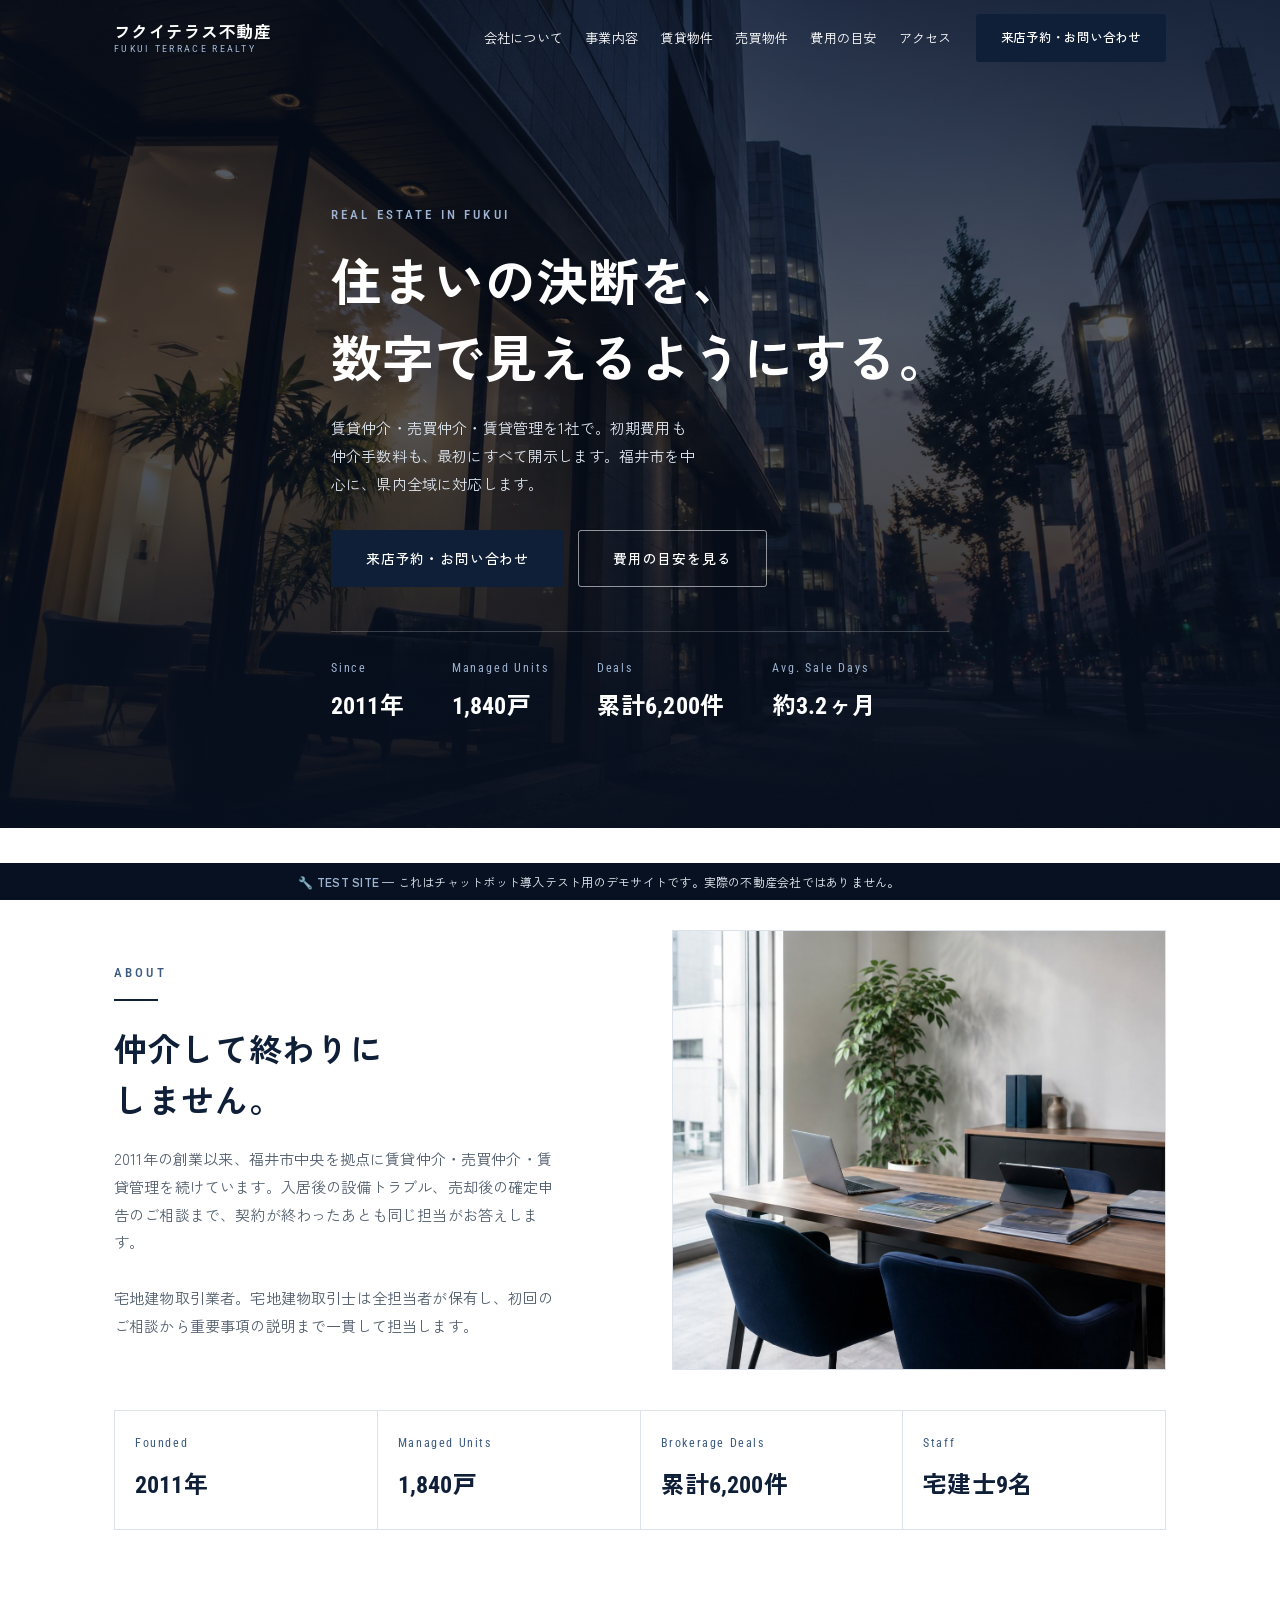
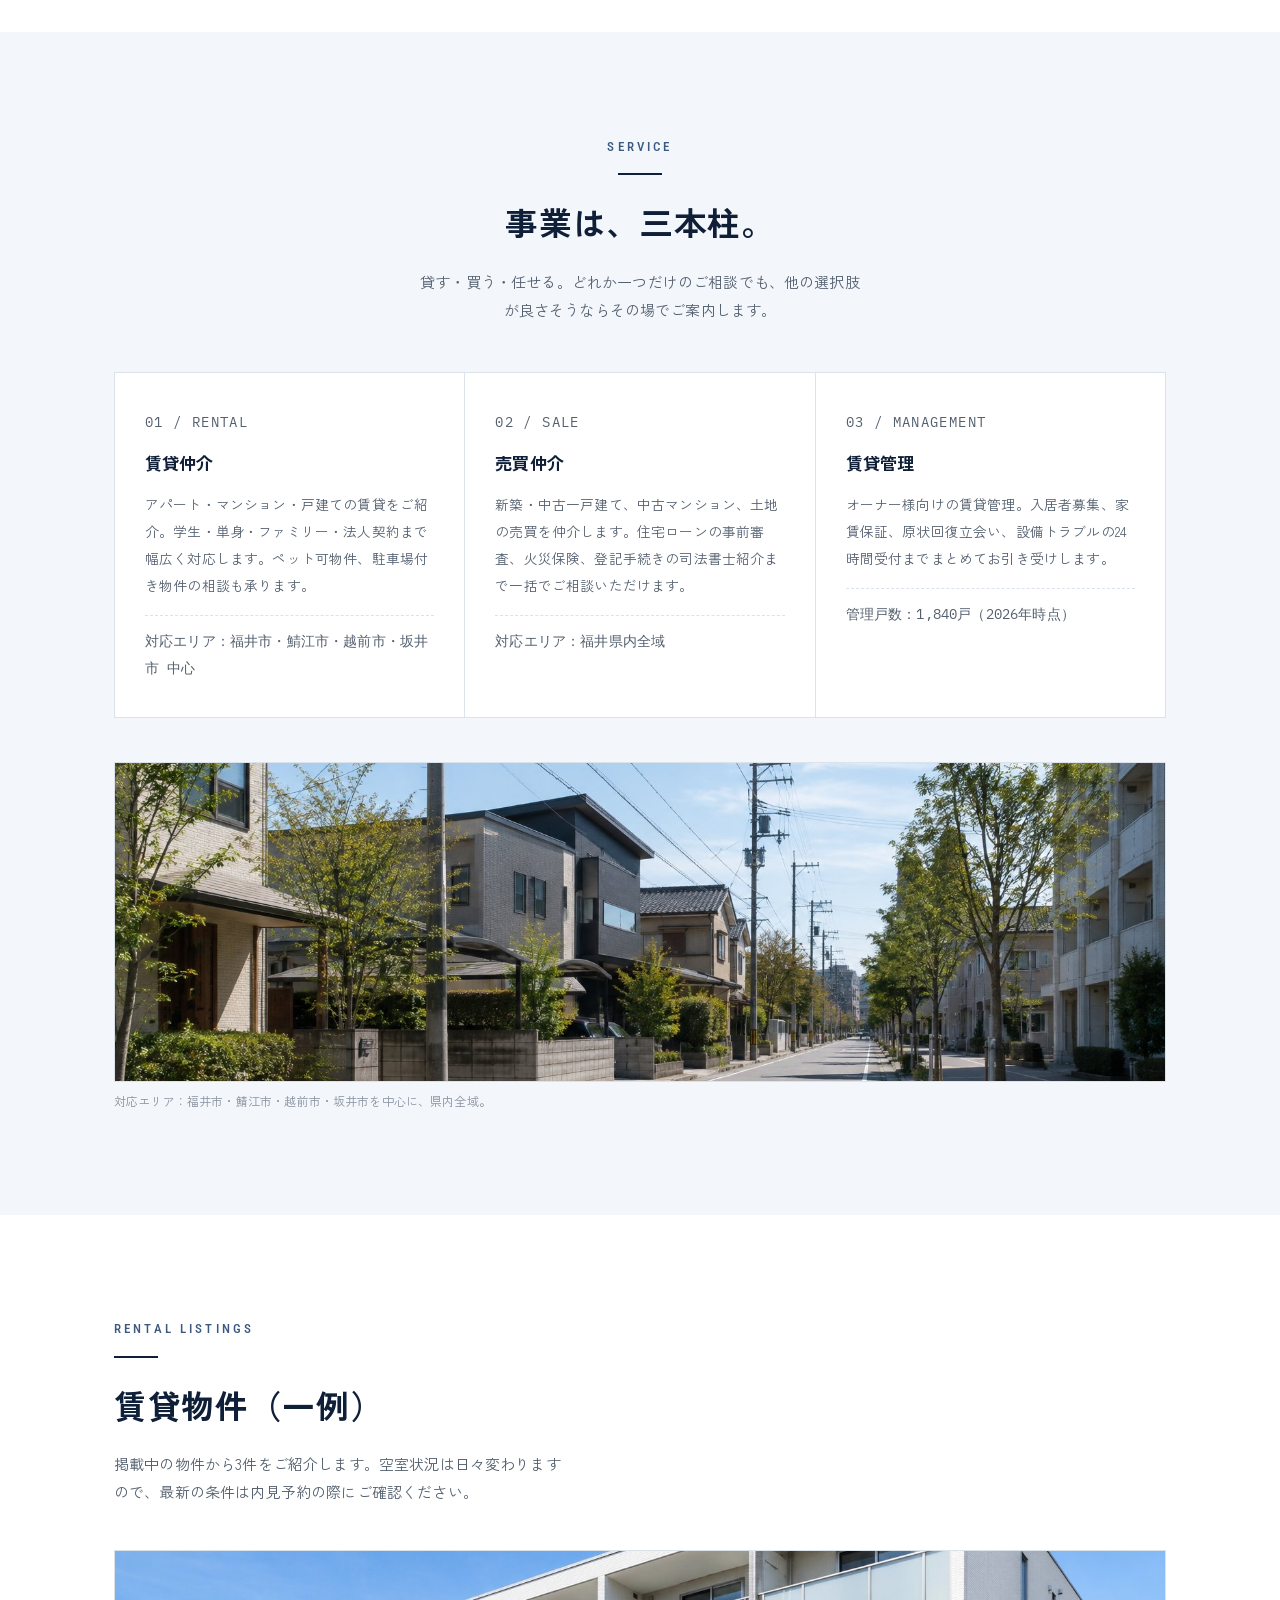
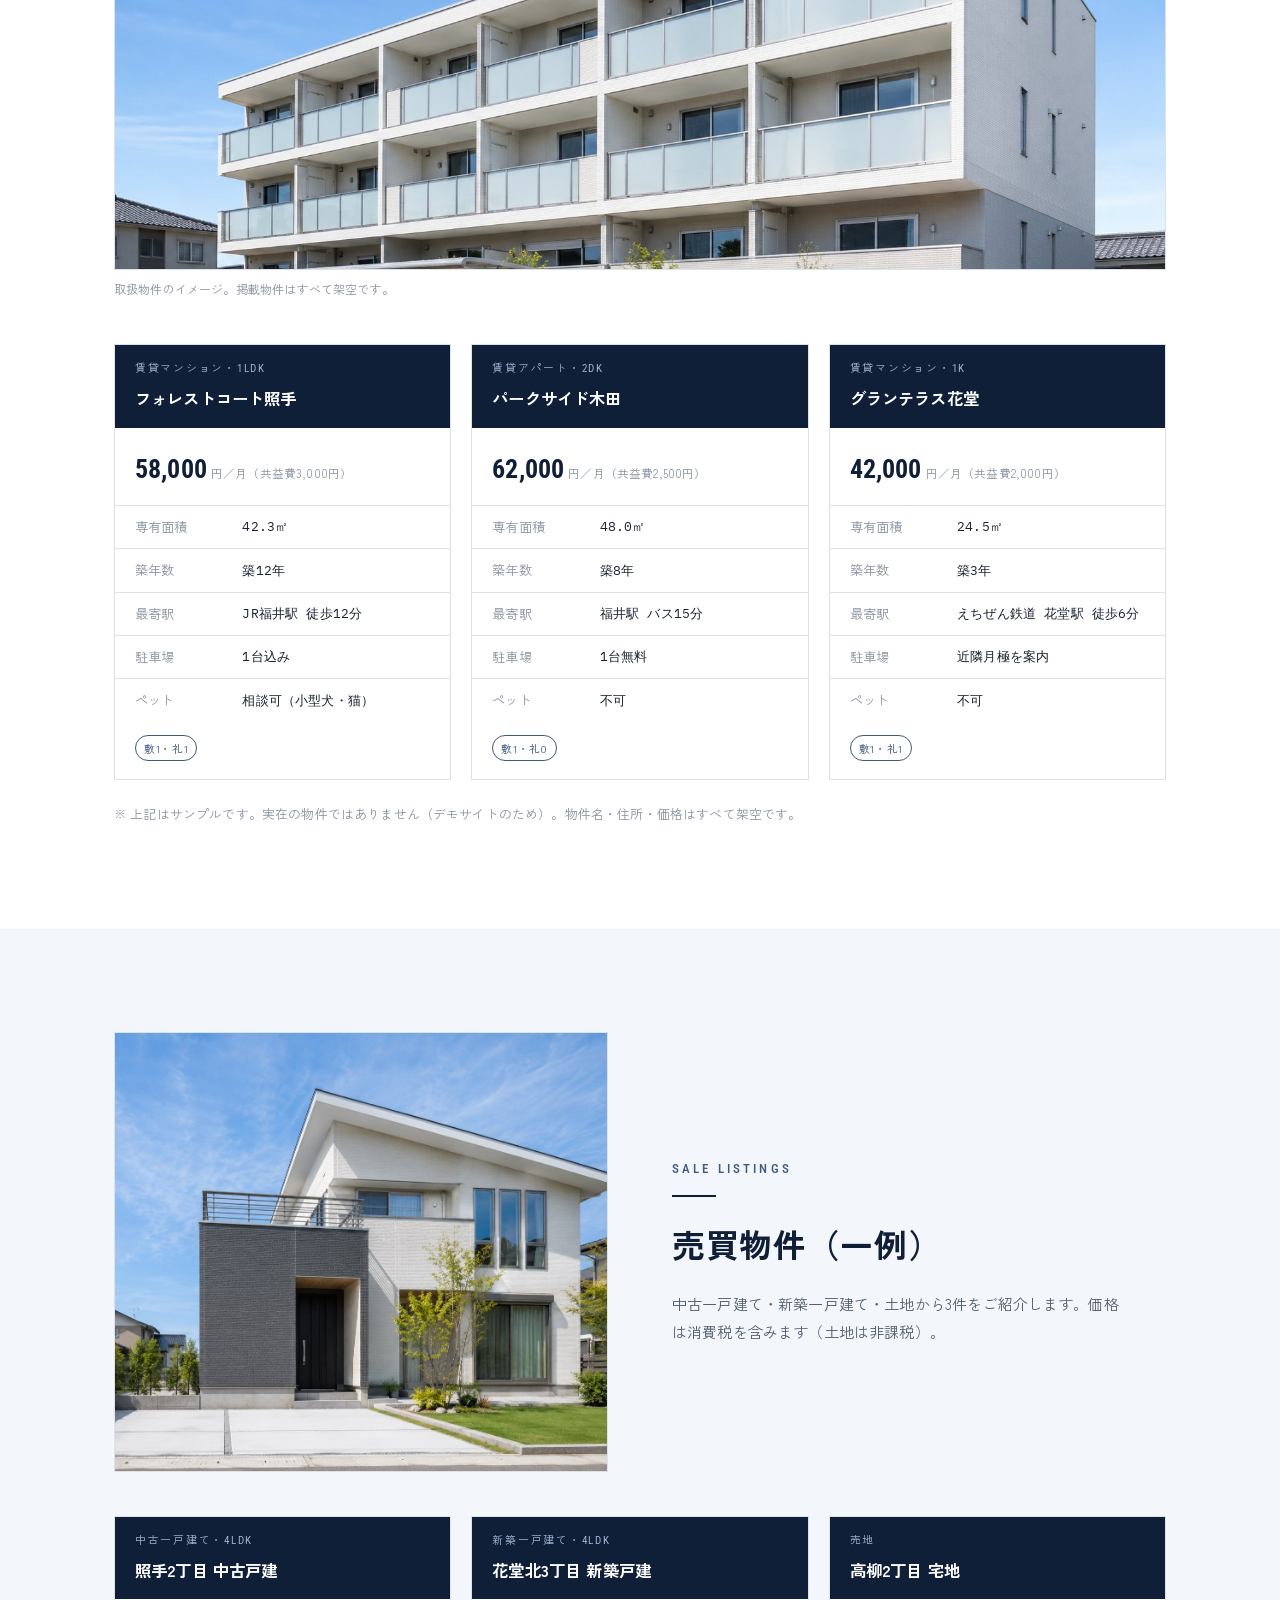
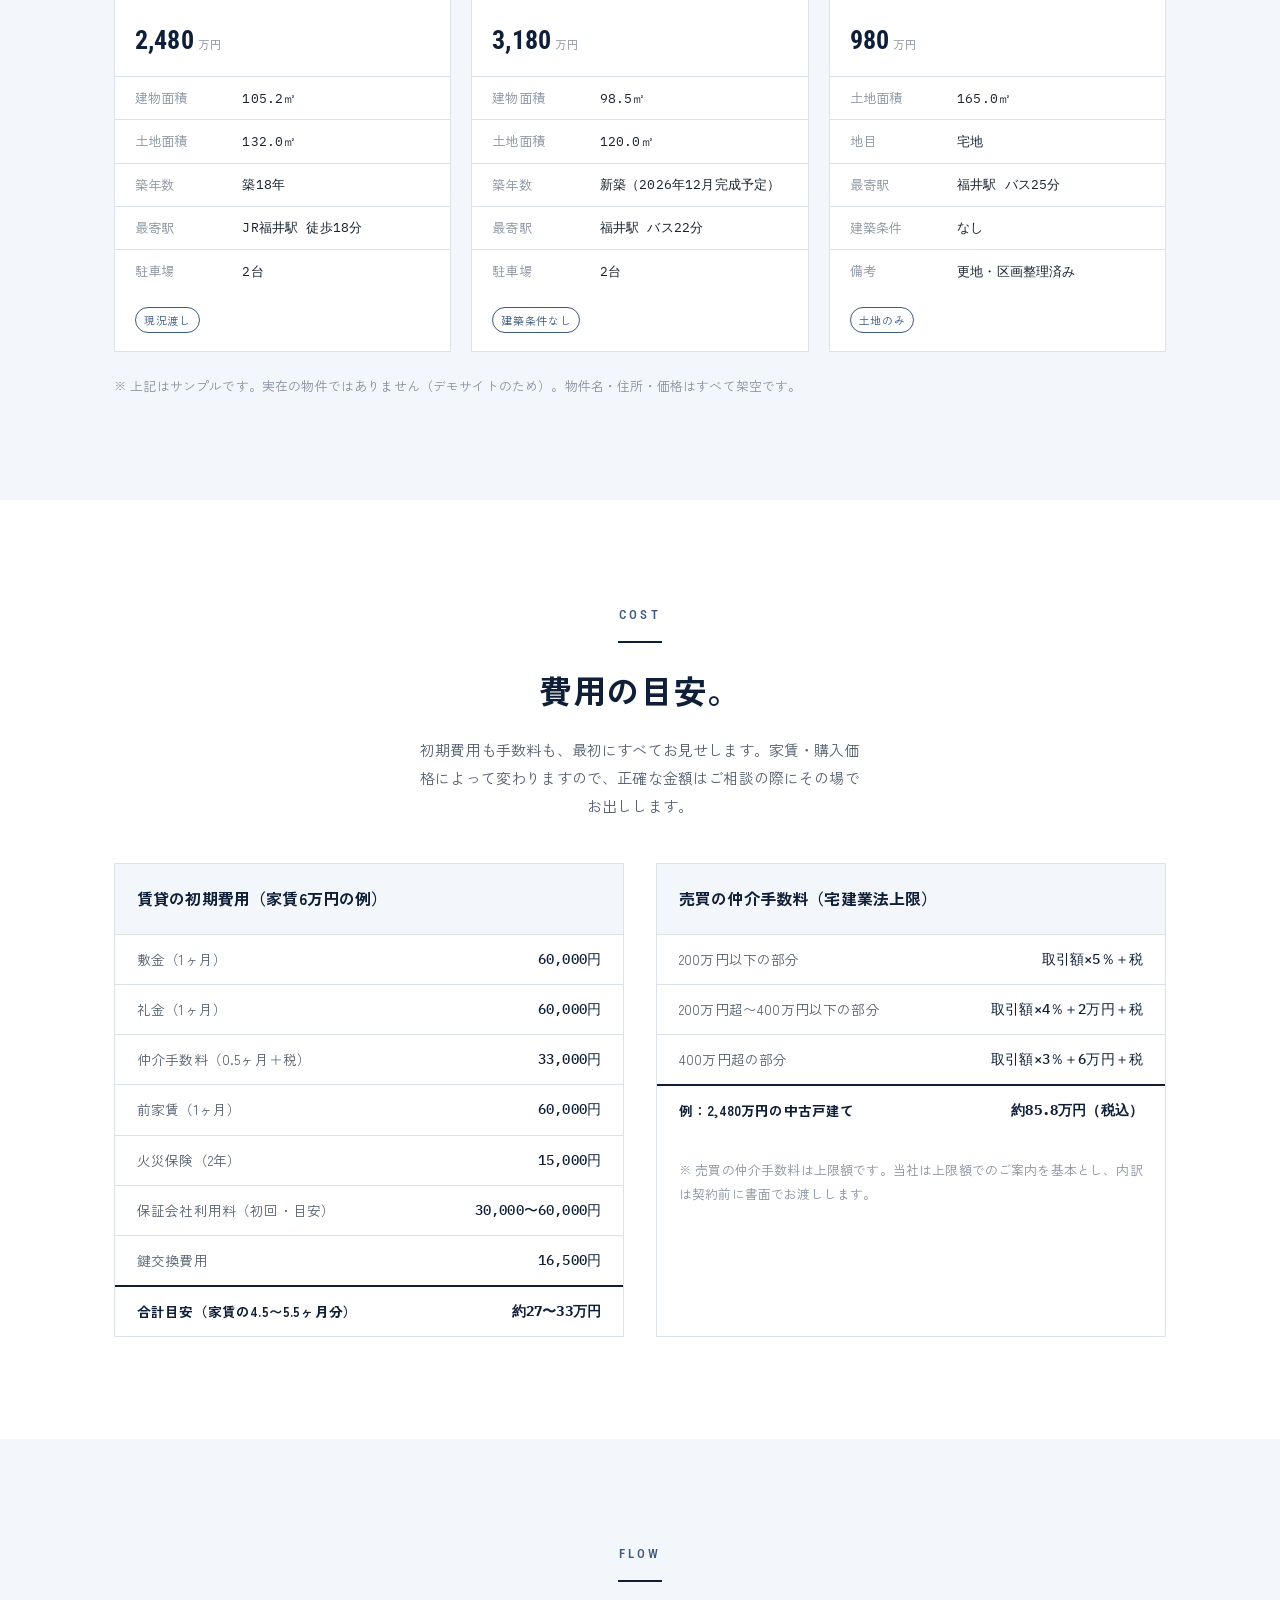
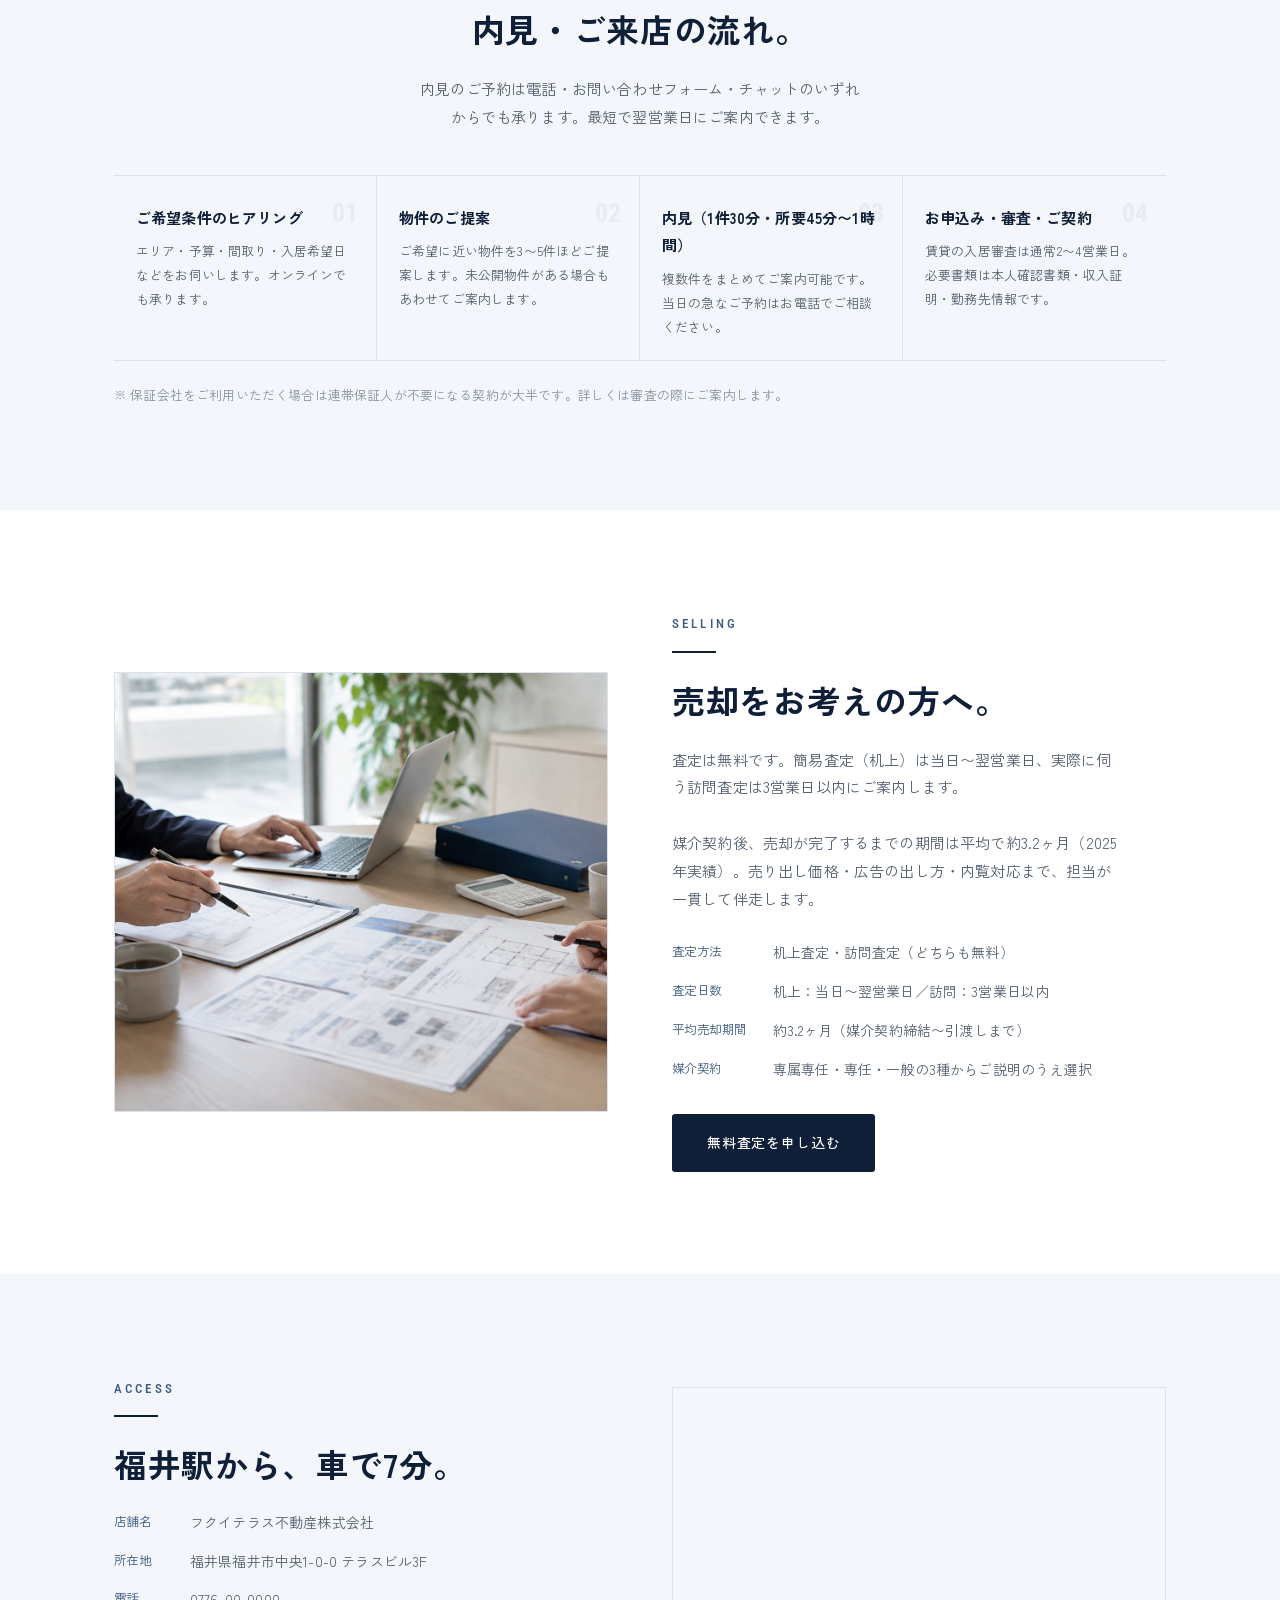
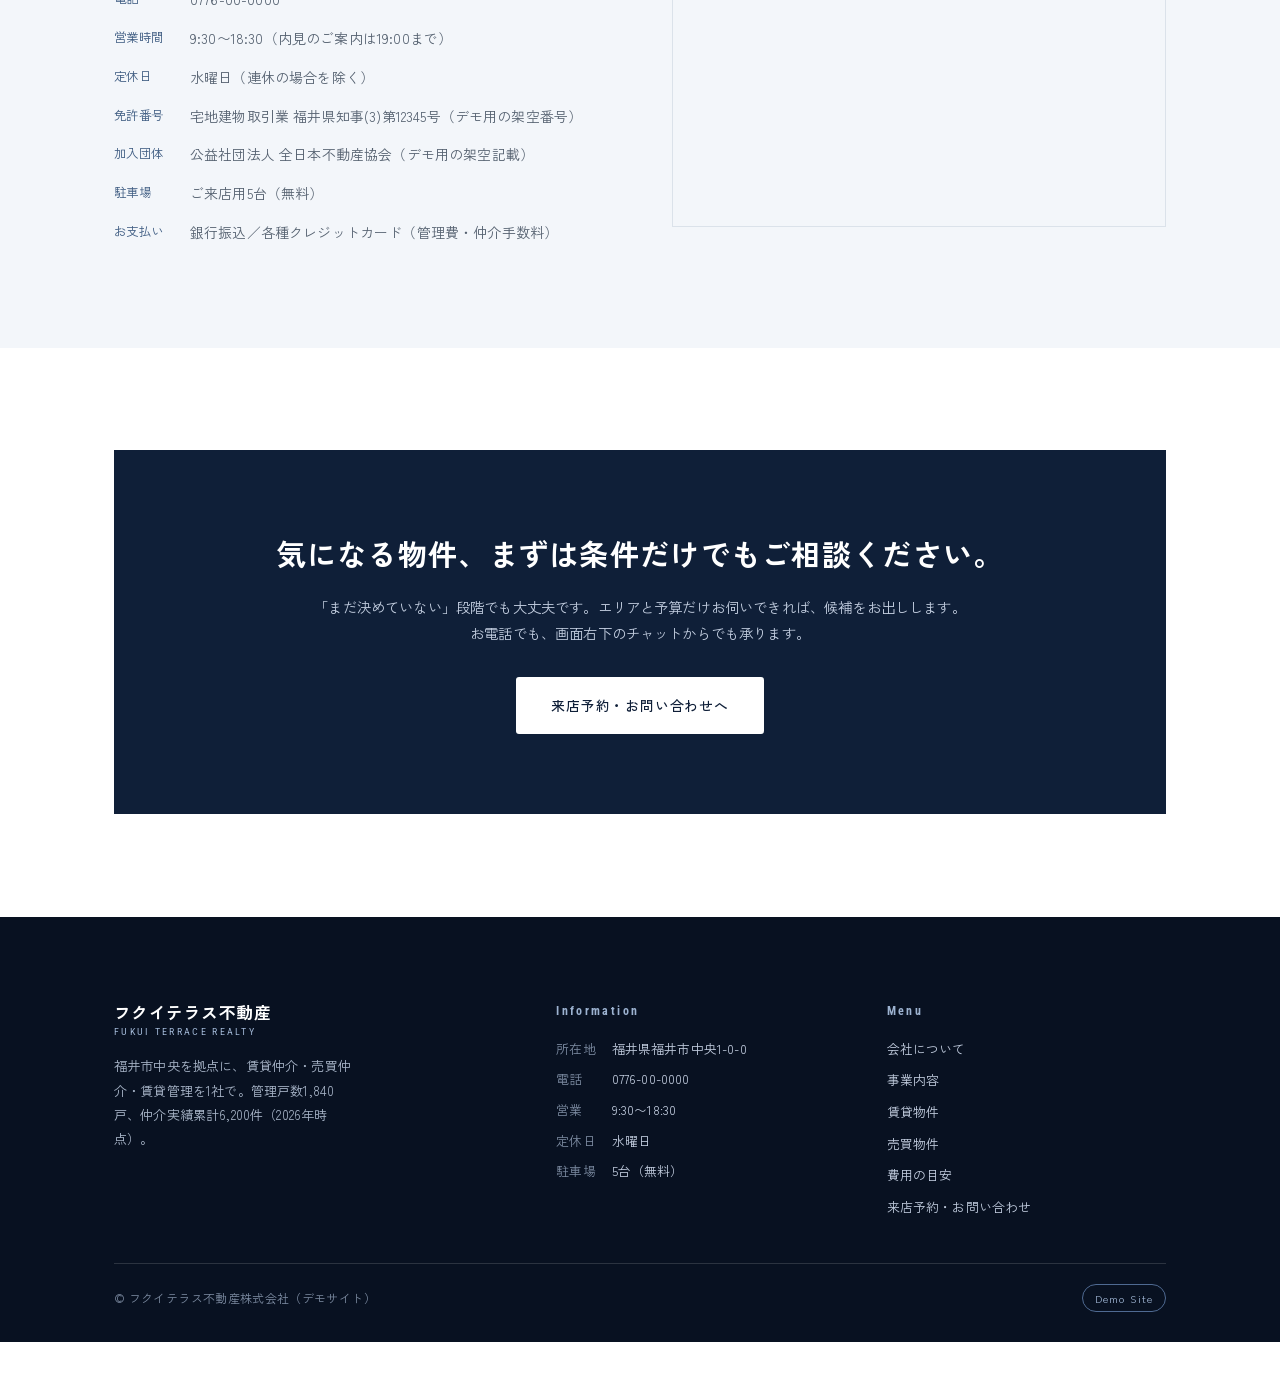
<file: index.html>
<!DOCTYPE html>
<html lang="ja">
<head>
<meta charset="UTF-8">
<meta name="viewport" content="width=device-width, initial-scale=1.0">
<title>フクイテラス不動産 | 福井市の賃貸・売買仲介・賃貸管理</title>
<meta name="description" content="福井市のフクイテラス不動産。賃貸仲介・売買仲介・賃貸管理を1社で。管理戸数1,840戸、仲介実績累計6,200件。初期費用の目安・仲介手数料・売却査定の流れをすべて公開しています。">
<link rel="stylesheet" href="style.css">
</head>
<body>

<!-- ===== NAV ===== -->
<header class="nav" id="nav">
  <div class="wrap nav__inner">
    <a class="brand" href="index.html">フクイテラス不動産<span>FUKUI TERRACE REALTY</span></a>
    <nav class="nav__links">
      <a href="#about">会社について</a>
      <a href="#service">事業内容</a>
      <a href="#rental">賃貸物件</a>
      <a href="#sale">売買物件</a>
      <a href="#cost">費用の目安</a>
      <a href="#access">アクセス</a>
    </nav>
    <a class="btn btn--primary nav__cta" href="contact.html">来店予約・お問い合わせ</a>
  </div>
</header>

<!-- ===== HERO ===== -->
<section class="hero">
  <div class="hero__bg"><img src="images/hero.jpg" alt="フクイテラス不動産 店舗外観" fetchpriority="high"></div>
  <div class="wrap hero__copy">
    <p class="eyebrow">Real Estate in Fukui</p>
    <h1 class="hero__jp">住まいの決断を、<br>数字で見えるようにする。</h1>
    <p class="hero__sub">賃貸仲介・売買仲介・賃貸管理を1社で。初期費用も仲介手数料も、最初にすべて開示します。福井市を中心に、県内全域に対応します。</p>
    <div class="hero__actions">
      <a class="btn btn--primary" href="contact.html">来店予約・お問い合わせ</a>
      <a class="btn btn--ghost" href="#cost">費用の目安を見る</a>
    </div>
    <dl class="hero__stats">
      <div><dt>Since</dt><dd>2011年</dd></div>
      <div><dt>Managed Units</dt><dd>1,840戸</dd></div>
      <div><dt>Deals</dt><dd>累計6,200件</dd></div>
      <div><dt>Avg. Sale Days</dt><dd>約3.2ヶ月</dd></div>
    </dl>
  </div>
</section>

<!-- ===== ABOUT ===== -->
<section class="section" id="about">
  <div class="wrap split reveal">
    <div>
      <p class="eyebrow">About</p>
      <div class="rule"></div>
      <h2 class="h-sec">仲介して終わりに<br>しません。</h2>
      <p class="lead">2011年の創業以来、福井市中央を拠点に賃貸仲介・売買仲介・賃貸管理を続けています。入居後の設備トラブル、売却後の確定申告のご相談まで、契約が終わったあとも同じ担当がお答えします。<br><br>宅地建物取引業者。宅地建物取引士は全担当者が保有し、初回のご相談から重要事項の説明まで一貫して担当します。</p>
    </div>
    <div class="split__media"><img src="images/counter.jpg" alt="相談カウンター" loading="lazy"></div>
  </div>
  <div class="wrap">
    <dl class="figures reveal">
      <div class="figure"><dt>Founded</dt><dd>2011年</dd></div>
      <div class="figure"><dt>Managed Units</dt><dd>1,840戸</dd></div>
      <div class="figure"><dt>Brokerage Deals</dt><dd>累計6,200件</dd></div>
      <div class="figure"><dt>Staff</dt><dd>宅建士9名</dd></div>
    </dl>
  </div>
</section>

<!-- ===== 事業内容 ===== -->
<section class="section section--soft" id="service">
  <div class="wrap">
    <div class="reveal center">
      <p class="eyebrow">Service</p>
      <div class="rule"></div>
      <h2 class="h-sec">事業は、三本柱。</h2>
      <p class="lead">貸す・買う・任せる。どれか一つだけのご相談でも、他の選択肢が良さそうならその場でご案内します。</p>
    </div>
    <div class="services reveal">
      <article class="service">
        <p class="service__no">01 / RENTAL</p>
        <h3>賃貸仲介</h3>
        <p>アパート・マンション・戸建ての賃貸をご紹介。学生・単身・ファミリー・法人契約まで幅広く対応します。ペット可物件、駐車場付き物件の相談も承ります。</p>
        <p class="service__meta">対応エリア：福井市・鯖江市・越前市・坂井市 中心</p>
      </article>
      <article class="service">
        <p class="service__no">02 / SALE</p>
        <h3>売買仲介</h3>
        <p>新築・中古一戸建て、中古マンション、土地の売買を仲介します。住宅ローンの事前審査、火災保険、登記手続きの司法書士紹介まで一括でご相談いただけます。</p>
        <p class="service__meta">対応エリア：福井県内全域</p>
      </article>
      <article class="service">
        <p class="service__no">03 / MANAGEMENT</p>
        <h3>賃貸管理</h3>
        <p>オーナー様向けの賃貸管理。入居者募集、家賃保証、原状回復立会い、設備トラブルの24時間受付までまとめてお引き受けします。</p>
        <p class="service__meta">管理戸数：1,840戸（2026年時点）</p>
      </article>
    </div>
    <figure class="band reveal">
      <img src="images/town.jpg" alt="対応エリアの街並み（イメージ）" loading="lazy">
      <figcaption>対応エリア：福井市・鯖江市・越前市・坂井市を中心に、県内全域。</figcaption>
    </figure>
  </div>
</section>

<!-- ===== 賃貸物件 ===== -->
<section class="section" id="rental">
  <div class="wrap">
    <div class="reveal">
      <p class="eyebrow">Rental Listings</p>
      <div class="rule"></div>
      <h2 class="h-sec">賃貸物件（一例）</h2>
      <p class="lead">掲載中の物件から3件をご紹介します。空室状況は日々変わりますので、最新の条件は内見予約の際にご確認ください。</p>
    </div>
    <figure class="band reveal">
      <img src="images/apartment.jpg" alt="取扱物件のアパート・マンション外観（イメージ）" loading="lazy">
      <figcaption>取扱物件のイメージ。掲載物件はすべて架空です。</figcaption>
    </figure>
    <div class="props reveal">
      <article class="prop">
        <div class="prop__head">
          <p class="prop__tag">賃貸マンション・1LDK</p>
          <p class="prop__name">フォレストコート照手</p>
        </div>
        <p class="prop__price">58,000<small>円／月（共益費3,000円）</small></p>
        <table class="prop__table">
          <tr><th>専有面積</th><td>42.3㎡</td></tr>
          <tr><th>築年数</th><td>築12年</td></tr>
          <tr><th>最寄駅</th><td>JR福井駅 徒歩12分</td></tr>
          <tr><th>駐車場</th><td>1台込み</td></tr>
          <tr><th>ペット</th><td>相談可（小型犬・猫）</td></tr>
        </table>
        <p class="prop__note"><span class="prop__badge">敷1・礼1</span></p>
      </article>
      <article class="prop">
        <div class="prop__head">
          <p class="prop__tag">賃貸アパート・2DK</p>
          <p class="prop__name">パークサイド木田</p>
        </div>
        <p class="prop__price">62,000<small>円／月（共益費2,500円）</small></p>
        <table class="prop__table">
          <tr><th>専有面積</th><td>48.0㎡</td></tr>
          <tr><th>築年数</th><td>築8年</td></tr>
          <tr><th>最寄駅</th><td>福井駅 バス15分</td></tr>
          <tr><th>駐車場</th><td>1台無料</td></tr>
          <tr><th>ペット</th><td>不可</td></tr>
        </table>
        <p class="prop__note"><span class="prop__badge">敷1・礼0</span></p>
      </article>
      <article class="prop">
        <div class="prop__head">
          <p class="prop__tag">賃貸マンション・1K</p>
          <p class="prop__name">グランテラス花堂</p>
        </div>
        <p class="prop__price">42,000<small>円／月（共益費2,000円）</small></p>
        <table class="prop__table">
          <tr><th>専有面積</th><td>24.5㎡</td></tr>
          <tr><th>築年数</th><td>築3年</td></tr>
          <tr><th>最寄駅</th><td>えちぜん鉄道 花堂駅 徒歩6分</td></tr>
          <tr><th>駐車場</th><td>近隣月極を案内</td></tr>
          <tr><th>ペット</th><td>不可</td></tr>
        </table>
        <p class="prop__note"><span class="prop__badge">敷1・礼1</span></p>
      </article>
    </div>
    <p class="note">※ 上記はサンプルです。実在の物件ではありません（デモサイトのため）。物件名・住所・価格はすべて架空です。</p>
  </div>
</section>

<!-- ===== 売買物件 ===== -->
<section class="section section--soft" id="sale">
  <div class="wrap split reveal">
    <div class="split__media"><img src="images/house.jpg" alt="戸建て住宅の外観" loading="lazy"></div>
    <div>
      <p class="eyebrow">Sale Listings</p>
      <div class="rule"></div>
      <h2 class="h-sec">売買物件（一例）</h2>
      <p class="lead">中古一戸建て・新築一戸建て・土地から3件をご紹介します。価格は消費税を含みます（土地は非課税）。</p>
    </div>
  </div>
  <div class="wrap">
    <div class="props reveal" style="margin-top:44px">
      <article class="prop">
        <div class="prop__head">
          <p class="prop__tag">中古一戸建て・4LDK</p>
          <p class="prop__name">照手2丁目 中古戸建</p>
        </div>
        <p class="prop__price">2,480<small>万円</small></p>
        <table class="prop__table">
          <tr><th>建物面積</th><td>105.2㎡</td></tr>
          <tr><th>土地面積</th><td>132.0㎡</td></tr>
          <tr><th>築年数</th><td>築18年</td></tr>
          <tr><th>最寄駅</th><td>JR福井駅 徒歩18分</td></tr>
          <tr><th>駐車場</th><td>2台</td></tr>
        </table>
        <p class="prop__note"><span class="prop__badge">現況渡し</span></p>
      </article>
      <article class="prop">
        <div class="prop__head">
          <p class="prop__tag">新築一戸建て・4LDK</p>
          <p class="prop__name">花堂北3丁目 新築戸建</p>
        </div>
        <p class="prop__price">3,180<small>万円</small></p>
        <table class="prop__table">
          <tr><th>建物面積</th><td>98.5㎡</td></tr>
          <tr><th>土地面積</th><td>120.0㎡</td></tr>
          <tr><th>築年数</th><td>新築（2026年12月完成予定）</td></tr>
          <tr><th>最寄駅</th><td>福井駅 バス22分</td></tr>
          <tr><th>駐車場</th><td>2台</td></tr>
        </table>
        <p class="prop__note"><span class="prop__badge">建築条件なし</span></p>
      </article>
      <article class="prop">
        <div class="prop__head">
          <p class="prop__tag">売地</p>
          <p class="prop__name">高柳2丁目 宅地</p>
        </div>
        <p class="prop__price">980<small>万円</small></p>
        <table class="prop__table">
          <tr><th>土地面積</th><td>165.0㎡</td></tr>
          <tr><th>地目</th><td>宅地</td></tr>
          <tr><th>最寄駅</th><td>福井駅 バス25分</td></tr>
          <tr><th>建築条件</th><td>なし</td></tr>
          <tr><th>備考</th><td>更地・区画整理済み</td></tr>
        </table>
        <p class="prop__note"><span class="prop__badge">土地のみ</span></p>
      </article>
    </div>
    <p class="note">※ 上記はサンプルです。実在の物件ではありません（デモサイトのため）。物件名・住所・価格はすべて架空です。</p>
  </div>
</section>

<!-- ===== 費用の目安 ===== -->
<section class="section" id="cost">
  <div class="wrap">
    <div class="reveal center">
      <p class="eyebrow">Cost</p>
      <div class="rule"></div>
      <h2 class="h-sec">費用の目安。</h2>
      <p class="lead">初期費用も手数料も、最初にすべてお見せします。家賃・購入価格によって変わりますので、正確な金額はご相談の際にその場でお出しします。</p>
    </div>
    <div class="costwrap reveal">
      <div class="costcard">
        <h3>賃貸の初期費用（家賃6万円の例）</h3>
        <table class="costtable">
          <tr><th>敷金（1ヶ月）</th><td>60,000円</td></tr>
          <tr><th>礼金（1ヶ月）</th><td>60,000円</td></tr>
          <tr><th>仲介手数料（0.5ヶ月＋税）</th><td>33,000円</td></tr>
          <tr><th>前家賃（1ヶ月）</th><td>60,000円</td></tr>
          <tr><th>火災保険（2年）</th><td>15,000円</td></tr>
          <tr><th>保証会社利用料（初回・目安）</th><td>30,000〜60,000円</td></tr>
          <tr><th>鍵交換費用</th><td>16,500円</td></tr>
          <tr class="total"><th>合計目安（家賃の4.5〜5.5ヶ月分）</th><td>約27〜33万円</td></tr>
        </table>
      </div>
      <div class="costcard">
        <h3>売買の仲介手数料（宅建業法上限）</h3>
        <table class="costtable">
          <tr><th>200万円以下の部分</th><td>取引額×5％＋税</td></tr>
          <tr><th>200万円超〜400万円以下の部分</th><td>取引額×4％＋2万円＋税</td></tr>
          <tr><th>400万円超の部分</th><td>取引額×3％＋6万円＋税</td></tr>
          <tr class="total"><th>例：2,480万円の中古戸建て</th><td>約85.8万円（税込）</td></tr>
        </table>
        <p class="note" style="padding:0 22px 20px">※ 売買の仲介手数料は上限額です。当社は上限額でのご案内を基本とし、内訳は契約前に書面でお渡しします。</p>
      </div>
    </div>
  </div>
</section>

<!-- ===== 内見・来店の流れ ===== -->
<section class="section section--soft">
  <div class="wrap">
    <div class="reveal center">
      <p class="eyebrow">Flow</p>
      <div class="rule"></div>
      <h2 class="h-sec">内見・ご来店の流れ。</h2>
      <p class="lead">内見のご予約は電話・お問い合わせフォーム・チャットのいずれからでも承ります。最短で翌営業日にご案内できます。</p>
    </div>
    <div class="steps reveal">
      <div class="step">
        <h4>ご希望条件のヒアリング</h4>
        <p>エリア・予算・間取り・入居希望日などをお伺いします。オンラインでも承ります。</p>
      </div>
      <div class="step">
        <h4>物件のご提案</h4>
        <p>ご希望に近い物件を3〜5件ほどご提案します。未公開物件がある場合もあわせてご案内します。</p>
      </div>
      <div class="step">
        <h4>内見（1件30分・所要45分〜1時間）</h4>
        <p>複数件をまとめてご案内可能です。当日の急なご予約はお電話でご相談ください。</p>
      </div>
      <div class="step">
        <h4>お申込み・審査・ご契約</h4>
        <p>賃貸の入居審査は通常2〜4営業日。必要書類は本人確認書類・収入証明・勤務先情報です。</p>
      </div>
    </div>
    <p class="note">※ 保証会社をご利用いただく場合は連帯保証人が不要になる契約が大半です。詳しくは審査の際にご案内します。</p>
  </div>
</section>

<!-- ===== 売却をお考えの方 ===== -->
<section class="section" id="sell">
  <div class="wrap split split--rev reveal">
    <div>
      <p class="eyebrow">Selling</p>
      <div class="rule"></div>
      <h2 class="h-sec">売却をお考えの方へ。</h2>
      <p class="lead">査定は無料です。簡易査定（机上）は当日〜翌営業日、実際に伺う訪問査定は3営業日以内にご案内します。<br><br>媒介契約後、売却が完了するまでの期間は平均で約3.2ヶ月（2025年実績）。売り出し価格・広告の出し方・内覧対応まで、担当が一貫して伴走します。</p>
      <dl class="info" style="margin-top:28px">
        <dt>査定方法</dt><dd>机上査定・訪問査定（どちらも無料）</dd>
        <dt>査定日数</dt><dd>机上：当日〜翌営業日／訪問：3営業日以内</dd>
        <dt>平均売却期間</dt><dd>約3.2ヶ月（媒介契約締結〜引渡しまで）</dd>
        <dt>媒介契約</dt><dd>専属専任・専任・一般の3種からご説明のうえ選択</dd>
      </dl>
      <div style="margin-top:32px"><a class="btn btn--primary" href="contact.html">無料査定を申し込む</a></div>
    </div>
    <div class="split__media"><img src="images/meeting.jpg" alt="売却のご相談風景" loading="lazy"></div>
  </div>
</section>

<!-- ===== ACCESS ===== -->
<section class="section section--soft" id="access">
  <div class="wrap split reveal">
    <div>
      <p class="eyebrow">Access</p>
      <div class="rule"></div>
      <h2 class="h-sec">福井駅から、車で7分。</h2>
      <dl class="info">
        <dt>店舗名</dt><dd>フクイテラス不動産株式会社</dd>
        <dt>所在地</dt><dd>福井県福井市中央1-0-0 テラスビル3F</dd>
        <dt>電話</dt><dd>0776-00-0000</dd>
        <dt>営業時間</dt><dd>9:30〜18:30（内見のご案内は19:00まで）</dd>
        <dt>定休日</dt><dd>水曜日（連休の場合を除く）</dd>
        <dt>免許番号</dt><dd>宅地建物取引業 福井県知事(3)第12345号（デモ用の架空番号）</dd>
        <dt>加入団体</dt><dd>公益社団法人 全日本不動産協会（デモ用の架空記載）</dd>
        <dt>駐車場</dt><dd>ご来店用5台（無料）</dd>
        <dt>お支払い</dt><dd>銀行振込／各種クレジットカード（管理費・仲介手数料）</dd>
      </dl>
    </div>
    <div class="split__media">
      <iframe class="map" src="https://maps.google.com/maps?q=%E7%A6%8F%E4%BA%95%E9%A7%85&z=15&output=embed" loading="lazy" title="地図" style="height:clamp(280px,38vw,440px);width:100%;border:1px solid var(--line)"></iframe>
    </div>
  </div>
</section>

<!-- ===== CTA ===== -->
<section class="section">
  <div class="wrap">
    <div class="cta-band reveal">
      <h2>気になる物件、まずは条件だけでもご相談ください。</h2>
      <p>「まだ決めていない」段階でも大丈夫です。エリアと予算だけお伺いできれば、候補をお出しします。<br>お電話でも、画面右下のチャットからでも承ります。</p>
      <a class="btn btn--light" href="contact.html">来店予約・お問い合わせへ</a>
    </div>
  </div>
</section>

<!-- ===== FOOTER ===== -->
<footer class="foot">
  <div class="wrap">
    <div class="foot__grid">
      <div>
        <a class="brand" href="index.html">フクイテラス不動産<span>FUKUI TERRACE REALTY</span></a>
        <p class="foot__tag">福井市中央を拠点に、賃貸仲介・売買仲介・賃貸管理を1社で。管理戸数1,840戸、仲介実績累計6,200件（2026年時点）。</p>
      </div>
      <div>
        <h5>Information</h5>
        <dl>
          <dt>所在地</dt><dd>福井県福井市中央1-0-0</dd>
          <dt>電話</dt><dd>0776-00-0000</dd>
          <dt>営業</dt><dd>9:30〜18:30</dd>
          <dt>定休日</dt><dd>水曜日</dd>
          <dt>駐車場</dt><dd>5台（無料）</dd>
        </dl>
      </div>
      <div>
        <h5>Menu</h5>
        <div class="foot__links">
          <a href="#about">会社について</a>
          <a href="#service">事業内容</a>
          <a href="#rental">賃貸物件</a>
          <a href="#sale">売買物件</a>
          <a href="#cost">費用の目安</a>
          <a href="contact.html">来店予約・お問い合わせ</a>
        </div>
      </div>
    </div>
    <div class="foot__bottom">
      <span>&copy; フクイテラス不動産株式会社（デモサイト）</span>
      <span class="demo-pill">Demo Site</span>
    </div>
  </div>
</footer>

<div class="test-banner">🔧 <b>TEST SITE</b> — これはチャットボット導入テスト用のデモサイトです。実際の不動産会社ではありません。</div>

<script>
  // nav shadow on scroll
  const nav = document.getElementById('nav');
  const onScroll = () => nav.classList.toggle('is-scrolled', window.scrollY > 8);
  onScroll(); window.addEventListener('scroll', onScroll, {passive:true});

  // scroll reveal
  const io = new IntersectionObserver((entries) => {
    entries.forEach(e => { if (e.isIntersecting){ e.target.classList.add('in'); io.unobserve(e.target);} });
  }, {threshold:.12, rootMargin:'0px 0px -40px 0px'});
  document.querySelectorAll('.reveal').forEach(el => io.observe(el));
</script>

<!-- 応急処置: widget.js の既定アイコンが pointer-events:none のまま復活されず、
     マウスでクリックできない（.has-icon の img にしか auto が無い）。
     本体 app.liens-web.com/widget.js が直ったらこのブロックは削除してよい。 -->
<style>
  #liens-bot-toggle:not(.has-icon) { pointer-events: auto !important; }
</style>
<!-- LIENS BOT チャットウィジェット -->
<!-- 不動産デモ用のボット（管理画面での作成後にIDを差し替える） -->
<script>
  (function() {
    var botId = 'cmtff6yhu04294201yrqvy8kr';
    if (botId.indexOf('REPLACE_') === 0) { return; }
    var script = document.createElement('script');
    script.src = 'https://app.liens-web.com/widget.js?v=' + Date.now();
    script.setAttribute('data-bot-id', botId);
    script.setAttribute('data-api-url', 'https://app.liens-web.com');
    script.setAttribute('data-color', '#1c3559');
    script.setAttribute('data-position', 'bottom-right');
    script.defer = true;
    document.head.appendChild(script);
  })();
</script>
</body>
</html>
</file>
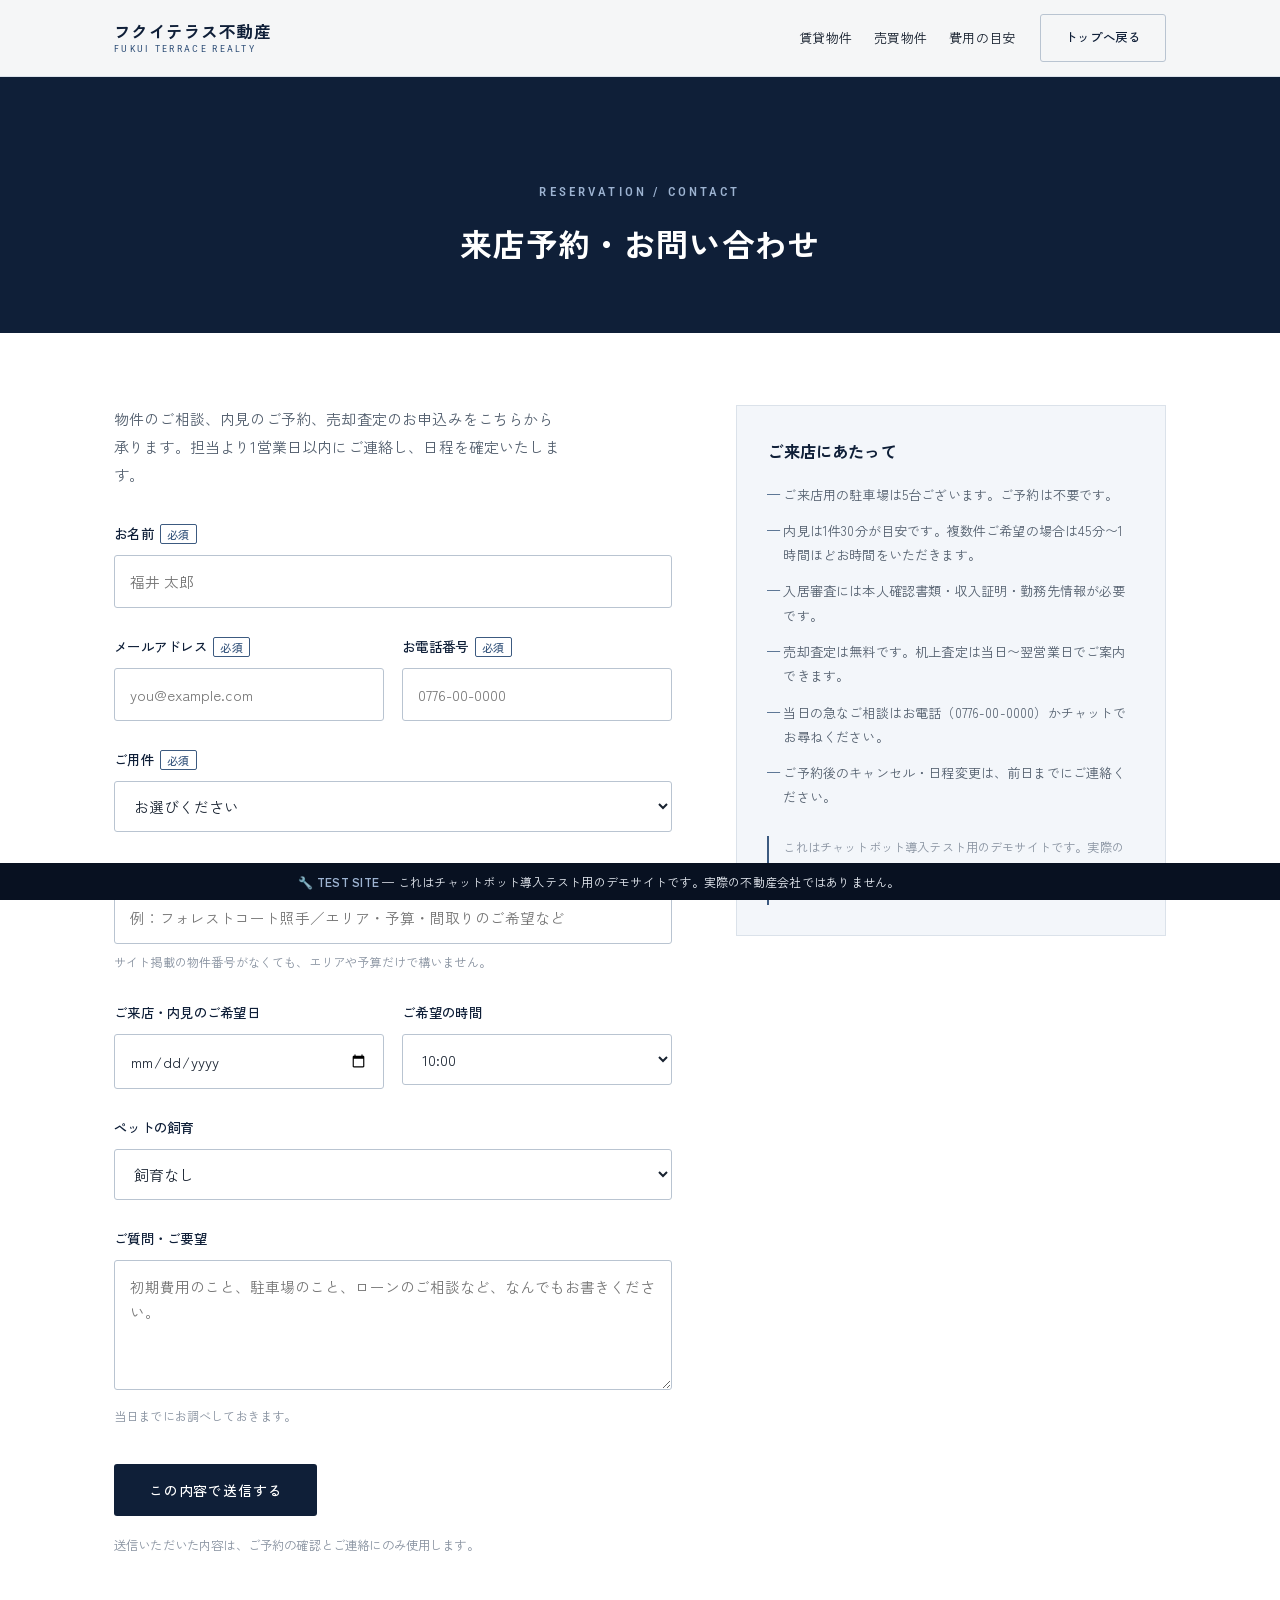
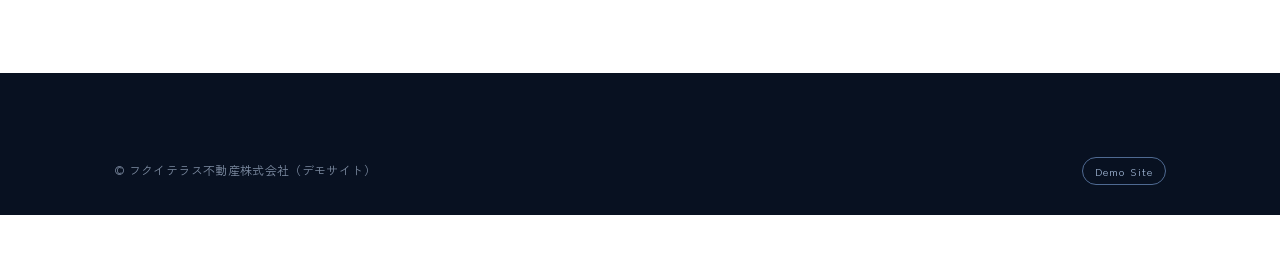
<file: contact.html>
<!DOCTYPE html>
<html lang="ja">
<head>
<meta charset="UTF-8">
<meta name="viewport" content="width=device-width, initial-scale=1.0">
<title>来店予約・お問い合わせ | フクイテラス不動産</title>
<meta name="robots" content="noindex">
<link rel="stylesheet" href="style.css">
</head>
<body>

<header class="nav is-scrolled" id="nav">
  <div class="wrap nav__inner">
    <a class="brand" href="index.html">フクイテラス不動産<span>FUKUI TERRACE REALTY</span></a>
    <nav class="nav__links">
      <a href="index.html#rental">賃貸物件</a>
      <a href="index.html#sale">売買物件</a>
      <a href="index.html#cost">費用の目安</a>
    </nav>
    <a class="btn btn--ghost nav__cta" href="index.html">トップへ戻る</a>
  </div>
</header>

<section class="page-head">
  <div class="wrap">
    <p class="eyebrow">Reservation / Contact</p>
    <h1>来店予約・お問い合わせ</h1>
  </div>
</section>

<section class="resv">
  <div class="wrap resv__grid">
    <div>
      <p class="lead">物件のご相談、内見のご予約、売却査定のお申込みをこちらから承ります。担当より1営業日以内にご連絡し、日程を確定いたします。</p>
      <form class="form" id="contactForm" style="margin-top:32px">
        <div class="field">
          <label for="name">お名前<span class="req">必須</span></label>
          <input type="text" id="name" name="name" required placeholder="福井 太郎">
        </div>
        <div class="field field--row">
          <div>
            <label for="email">メールアドレス<span class="req">必須</span></label>
            <input type="email" id="email" name="email" required placeholder="you@example.com">
          </div>
          <div>
            <label for="tel">お電話番号<span class="req">必須</span></label>
            <input type="tel" id="tel" name="tel" required placeholder="0776-00-0000">
          </div>
        </div>
        <div class="field">
          <label for="purpose">ご用件<span class="req">必須</span></label>
          <select id="purpose" name="purpose" required>
            <option value="">お選びください</option>
            <option>賃貸のご相談・内見予約</option>
            <option>売買（購入）のご相談・内見予約</option>
            <option>売却査定のお申込み</option>
            <option>賃貸管理のご相談（オーナー様）</option>
            <option>その他のお問い合わせ</option>
          </select>
        </div>
        <div class="field">
          <label for="property">物件番号・ご希望条件</label>
          <input type="text" id="property" name="property" placeholder="例：フォレストコート照手／エリア・予算・間取りのご希望など">
          <p class="field__hint">サイト掲載の物件番号がなくても、エリアや予算だけで構いません。</p>
        </div>
        <div class="field field--row">
          <div>
            <label for="date">ご来店・内見のご希望日</label>
            <input type="date" id="date" name="date">
          </div>
          <div>
            <label for="time">ご希望の時間</label>
            <select id="time" name="time">
              <option>10:00</option>
              <option>11:00</option>
              <option>13:00</option>
              <option>14:00</option>
              <option>15:00</option>
              <option>16:00</option>
              <option>17:00</option>
            </select>
          </div>
        </div>
        <div class="field">
          <label for="pet">ペットの飼育</label>
          <select id="pet" name="pet">
            <option>飼育なし</option>
            <option>小型犬・猫</option>
            <option>中型犬以上</option>
            <option>その他（相談したい）</option>
          </select>
        </div>
        <div class="field">
          <label for="message">ご質問・ご要望</label>
          <textarea id="message" name="message" placeholder="初期費用のこと、駐車場のこと、ローンのご相談など、なんでもお書きください。"></textarea>
          <p class="field__hint">当日までにお調べしておきます。</p>
        </div>
        <div class="form__actions">
          <button type="submit" class="btn btn--primary">この内容で送信する</button>
          <p class="form__note">送信いただいた内容は、ご予約の確認とご連絡にのみ使用します。</p>
        </div>
      </form>
    </div>

    <aside class="aside">
      <h3>ご来店にあたって</h3>
      <ul>
        <li>ご来店用の駐車場は5台ございます。ご予約は不要です。</li>
        <li>内見は1件30分が目安です。複数件ご希望の場合は45分〜1時間ほどお時間をいただきます。</li>
        <li>入居審査には本人確認書類・収入証明・勤務先情報が必要です。</li>
        <li>売却査定は無料です。机上査定は当日〜翌営業日でご案内できます。</li>
        <li>当日の急なご相談はお電話（0776-00-0000）かチャットでお尋ねください。</li>
        <li>ご予約後のキャンセル・日程変更は、前日までにご連絡ください。</li>
      </ul>
      <p class="demo-notice">これはチャットボット導入テスト用のデモサイトです。実際の不動産会社・予約受付は存在しません。送信ボタンを押しても、どこにも送信されません。</p>
    </aside>
  </div>
</section>

<footer class="foot">
  <div class="wrap">
    <div class="foot__bottom" style="margin-top:0;border-top:0;padding-top:0">
      <span>&copy; フクイテラス不動産株式会社（デモサイト）</span>
      <span class="demo-pill">Demo Site</span>
    </div>
  </div>
</footer>

<div class="test-banner">🔧 <b>TEST SITE</b> — これはチャットボット導入テスト用のデモサイトです。実際の不動産会社ではありません。</div>

<script>
  document.getElementById('contactForm').addEventListener('submit', function(e){
    e.preventDefault();
    alert('デモサイトのため、実際には送信されません。\n\n実際のサイトでは、この内容が不動産会社へ届きます。');
  });
</script>

<!-- LIENS BOT チャットウィジェット -->
<!-- ⚠️ data-bot-id は index.html と同じIDに差し替えること -->
<script>
  (function() {
    var botId = 'cmtff6yhu04294201yrqvy8kr';
    if (botId.indexOf('REPLACE_') === 0) { return; }
    var script = document.createElement('script');
    script.src = 'https://app.liens-web.com/widget.js?v=' + Date.now();
    script.setAttribute('data-bot-id', botId);
    script.setAttribute('data-api-url', 'https://app.liens-web.com');
    script.setAttribute('data-color', '#1c3559');
    script.setAttribute('data-position', 'bottom-right');
    script.defer = true;
    document.head.appendChild(script);
  })();
</script>
</body>
</html>
</file>
<file: style.css>
/* =========================================================
   フクイテラス不動産  -  shared styles
   ネイビー × 白 × 細い罫線。数字はコンデンス体で表組みに。
   越前炉端なぎ（暗色・明朝）／あすわの杜（生成り深緑・アーチ）／
   セラン美容クリニック（生成りローズ・丸み）と3〜4枠で並ぶので、
   「実務的な情報量」「罫線グリッド」「数値の台帳感」で意図的に差をつけてある。
   写真ではなく罫線とデータで見せる方向。
   ========================================================= */

@import url('https://fonts.googleapis.com/css2?family=Zen+Kaku+Gothic+New:wght@400;500;700&family=Roboto+Condensed:wght@400;500;700&family=IBM+Plex+Mono:wght@400;500&display=swap');

:root{
  --navy:#0f1f38;
  --navy-deep:#081121;
  --navy-mid:#1c3559;
  --steel:#3c5a80;
  --paper:#ffffff;
  --paper-soft:#f3f6fa;
  --paper-tint:#e7ecf3;
  --ink:#182230;
  --ink-soft:#54606f;
  --ink-faint:#8892a0;
  --line:#dbe2ea;
  --line-strong:#b9c4d1;
  --radius:3px;
  --maxw:1180px;
  --pad:clamp(20px, 5vw, 64px);
  --sans:"Zen Kaku Gothic New","Noto Sans JP",sans-serif;
  --cond:"Roboto Condensed",var(--sans);
  --mono:"IBM Plex Mono",monospace;
}

*{box-sizing:border-box;margin:0;padding:0}
html{scroll-behavior:smooth;-webkit-text-size-adjust:100%}
body{
  font-family:var(--sans);
  color:var(--ink);
  background:var(--paper);
  line-height:1.85;
  font-weight:400;
  -webkit-font-smoothing:antialiased;
  letter-spacing:.01em;
}
img{max-width:100%;display:block}
a{color:inherit;text-decoration:none}
table{border-collapse:collapse;width:100%}

/* ---------- layout helpers ---------- */
.wrap{max-width:var(--maxw);margin:0 auto;padding-left:var(--pad);padding-right:var(--pad)}
.section{padding:clamp(64px,8vw,120px) 0}
.section--soft{background:var(--paper-soft)}
.eyebrow{
  font-family:var(--cond);
  font-size:.82rem;letter-spacing:.24em;text-transform:uppercase;
  color:var(--steel);margin-bottom:14px;font-weight:500;
}
.h-sec{
  font-family:var(--sans);font-weight:700;
  font-size:clamp(1.4rem,2.8vw,2.05rem);line-height:1.55;
  letter-spacing:.02em;margin-bottom:20px;color:var(--navy);
}
.lead{color:var(--ink-soft);font-size:.94rem;max-width:56ch}
.note{color:var(--ink-faint);font-size:.8rem;line-height:1.9;margin-top:22px}
.rule{width:44px;height:2px;background:var(--navy);margin:0 0 22px}
.center{text-align:center}
.center .rule{margin-left:auto;margin-right:auto}
.center .lead{margin-left:auto;margin-right:auto}

/* ---------- buttons ---------- */
.btn{
  display:inline-block;font-family:var(--sans);font-weight:500;
  font-size:.86rem;letter-spacing:.06em;padding:15px 34px;
  border:1px solid transparent;border-radius:var(--radius);
  transition:background .2s,color .2s,border-color .2s;
}
.btn--primary{background:var(--navy);color:#fff}
.btn--primary:hover{background:var(--navy-deep)}
.btn--ghost{border-color:var(--line-strong);color:var(--navy)}
.btn--ghost:hover{border-color:var(--navy);background:var(--paper-soft)}
.btn--light{background:#fff;color:var(--navy)}
.btn--light:hover{background:var(--paper-tint)}

/* ---------- nav ---------- */
.nav{
  position:fixed;inset:0 0 auto 0;z-index:900;
  background:transparent;transition:background .3s,border-color .3s;
  border-bottom:1px solid transparent;
}
.nav.is-scrolled{background:rgba(255,255,255,.96);backdrop-filter:blur(10px);border-bottom-color:var(--line)}
.nav__inner{display:flex;align-items:center;gap:24px;height:76px}
.brand{font-family:var(--sans);font-weight:700;font-size:1.04rem;letter-spacing:.03em;white-space:nowrap;line-height:1.3;color:#fff}
.brand span{display:block;font-family:var(--cond);font-size:.6rem;letter-spacing:.24em;color:#9db3d1;font-weight:400}
.nav__links{display:flex;gap:22px;margin-left:auto;font-size:.82rem;letter-spacing:.02em;color:#fff}
.nav__links a:hover{color:#9db3d1}
.nav__cta{padding:11px 24px;font-size:.78rem}
.nav.is-scrolled .brand{color:var(--navy)}
.nav.is-scrolled .brand span{color:var(--steel)}
.nav.is-scrolled .nav__links{color:var(--ink)}
.nav.is-scrolled .nav__links a:hover{color:var(--steel)}

/* ---------- hero ---------- */
.hero{position:relative;min-height:92svh;display:flex;align-items:flex-end;padding-bottom:clamp(52px,8vw,100px);overflow:hidden;background:var(--navy-deep)}
.hero__bg{position:absolute;inset:0;z-index:0}
.hero__bg img{width:100%;height:100%;object-fit:cover;opacity:.55}
.hero__bg::after{content:"";position:absolute;inset:0;background:linear-gradient(180deg,rgba(8,17,33,.55) 0%,rgba(8,17,33,.35) 40%,rgba(8,17,33,.85) 100%)}
.hero__copy{position:relative;z-index:1;color:#fff}
.hero__copy .eyebrow{color:#9db3d1}
.hero__jp{
  font-family:var(--sans);font-weight:700;
  font-size:clamp(1.9rem,5vw,3.2rem);line-height:1.5;letter-spacing:.01em;
}
.hero__sub{margin-top:20px;max-width:46ch;font-size:.94rem;color:#dbe3ee}
.hero__actions{display:flex;gap:14px;flex-wrap:wrap;margin-top:32px}
.hero__actions .btn--ghost{border-color:rgba(255,255,255,.55);color:#fff}
.hero__actions .btn--ghost:hover{background:rgba(255,255,255,.12);border-color:#fff;color:#fff}
.hero__stats{position:relative;z-index:1;display:flex;gap:clamp(20px,4vw,48px);margin-top:44px;flex-wrap:wrap;border-top:1px solid rgba(255,255,255,.2);padding-top:26px}
.hero__stats div{color:#fff}
.hero__stats dt{font-family:var(--cond);font-size:.72rem;letter-spacing:.16em;color:#9db3d1;margin-bottom:4px}
.hero__stats dd{font-family:var(--cond);font-size:1.5rem;font-weight:700}

/* ---------- split ---------- */
.split{display:grid;grid-template-columns:1fr 1fr;gap:clamp(28px,5vw,72px);align-items:center}
.split--rev .split__media{order:-1}
.split__media img{width:100%;height:clamp(280px,38vw,440px);object-fit:cover;border:1px solid var(--line)}

/* ---------- figures ---------- */
.figures{display:grid;grid-template-columns:repeat(4,1fr);gap:0;margin-top:40px;border-top:1px solid var(--line);border-left:1px solid var(--line)}
.figure{padding:22px 20px;border-right:1px solid var(--line);border-bottom:1px solid var(--line)}
.figure dt{font-family:var(--cond);font-size:.72rem;letter-spacing:.14em;color:var(--steel);margin-bottom:8px}
.figure dd{font-family:var(--cond);font-size:1.5rem;font-weight:700;color:var(--navy)}

/* ---------- 事業 3列 ---------- */
.services{display:grid;grid-template-columns:repeat(3,1fr);gap:0;margin-top:48px;border-top:1px solid var(--line);border-left:1px solid var(--line)}
.service{padding:36px 30px;border-right:1px solid var(--line);border-bottom:1px solid var(--line);background:#fff}
.service__no{font-family:var(--mono);font-size:.78rem;letter-spacing:.1em;color:var(--steel)}
.service h3{font-family:var(--sans);font-weight:700;font-size:1.08rem;margin:12px 0 12px;color:var(--navy)}
.service p{font-size:.86rem;color:var(--ink-soft);line-height:1.95}
.service__meta{margin-top:16px;font-family:var(--mono);font-size:.76rem;color:var(--ink-faint);border-top:1px dashed var(--line);padding-top:12px}

/* ---------- 物件カード ---------- */
.props{display:grid;grid-template-columns:repeat(3,1fr);gap:20px;margin-top:44px}
.prop{border:1px solid var(--line);background:#fff}
.prop__head{background:var(--navy);color:#fff;padding:14px 20px}
.prop__tag{font-family:var(--cond);font-size:.68rem;letter-spacing:.16em;color:#9db3d1;margin-bottom:4px}
.prop__name{font-size:1.02rem;font-weight:700}
.prop__price{padding:18px 20px 6px;font-family:var(--cond);font-size:1.6rem;font-weight:700;color:var(--navy)}
.prop__price small{font-family:var(--sans);font-size:.72rem;font-weight:400;color:var(--ink-faint);margin-left:4px}
.prop__table{width:100%;font-size:.82rem;margin-top:6px}
.prop__table tr{border-top:1px solid var(--line)}
.prop__table th{text-align:left;color:var(--ink-faint);font-weight:400;padding:9px 20px 9px 20px;white-space:nowrap;width:38%}
.prop__table td{padding:9px 20px 9px 0;color:var(--ink);font-family:var(--mono);font-size:.79rem}
.prop__note{padding:12px 20px 18px;font-size:.74rem;color:var(--ink-faint)}
.prop__badge{display:inline-block;font-size:.68rem;letter-spacing:.06em;color:var(--steel);border:1px solid var(--steel);padding:2px 8px;border-radius:999px;margin-top:2px}

/* ---------- 費用の表 ---------- */
.costwrap{display:grid;grid-template-columns:1fr 1fr;gap:32px;margin-top:44px}
.costcard{border:1px solid var(--line);background:#fff}
.costcard h3{font-family:var(--sans);font-weight:700;font-size:1rem;color:var(--navy);padding:20px 22px;border-bottom:1px solid var(--line);background:var(--paper-soft)}
.costtable{width:100%;font-size:.85rem}
.costtable tr{border-top:1px solid var(--line)}
.costtable tr:first-child{border-top:0}
.costtable th{text-align:left;font-weight:400;color:var(--ink-soft);padding:12px 22px;width:56%}
.costtable td{text-align:right;font-family:var(--mono);padding:12px 22px;color:var(--navy);font-weight:500}
.costtable tr.total th,.costtable tr.total td{font-weight:700;color:var(--navy);border-top:2px solid var(--navy)}

/* ---------- 流れ(ステップ) ---------- */
.steps{display:grid;grid-template-columns:repeat(4,1fr);gap:0;margin-top:44px;counter-reset:step;border-top:1px solid var(--line)}
.step{position:relative;padding:28px 22px 22px;border-right:1px solid var(--line);border-bottom:1px solid var(--line)}
.step:last-child{border-right:0}
.step::before{
  counter-increment:step;content:"0" counter(step);
  font-family:var(--cond);font-size:1.6rem;font-weight:700;color:var(--paper-tint);
  position:absolute;top:14px;right:18px;
}
.step h4{font-size:.94rem;font-weight:700;color:var(--navy);margin-bottom:8px;position:relative;z-index:1}
.step p{font-size:.8rem;color:var(--ink-soft);position:relative;z-index:1}

/* ---------- 情報表 ---------- */
.info{display:grid;grid-template-columns:auto 1fr;gap:13px 26px;font-size:.87rem;margin-top:8px}
.info dt{color:var(--steel);letter-spacing:.04em;white-space:nowrap;font-size:.78rem;font-family:var(--cond)}
.info dd{color:var(--ink-soft)}

/* ---------- CTA ---------- */
.cta-band{
  background:var(--navy);color:#fff;
  padding:clamp(44px,7vw,80px) clamp(26px,5vw,68px);text-align:center;
}
.cta-band h2{font-family:var(--sans);font-weight:700;font-size:clamp(1.3rem,2.8vw,1.85rem);letter-spacing:.01em;line-height:1.6;margin-bottom:16px}
.cta-band p{color:#c3cee0;font-size:.9rem;margin-bottom:30px}

/* ---------- footer ---------- */
.foot{background:var(--navy-deep);color:#dbe3ee;padding:clamp(52px,7vw,84px) 0 30px;font-size:.85rem}
.foot__grid{display:grid;grid-template-columns:1.4fr 1fr 1fr;gap:clamp(26px,4vw,52px)}
.foot .brand{color:#fff}
.foot .brand span{color:#9db3d1}
.foot__tag{color:#a9b6c9;margin-top:16px;max-width:34ch;font-size:.82rem}
.foot h5{font-family:var(--cond);font-size:.74rem;letter-spacing:.2em;color:#9db3d1;margin-bottom:14px}
.foot dl{display:grid;grid-template-columns:auto 1fr;gap:7px 16px;color:#c3cee0;font-size:.8rem}
.foot dt{color:#7c8ba1}
.foot__links{display:flex;flex-direction:column;gap:8px;color:#c3cee0;font-size:.8rem}
.foot__links a:hover{color:#fff}
.foot__bottom{
  display:flex;justify-content:space-between;align-items:center;gap:16px;flex-wrap:wrap;
  margin-top:44px;padding-top:20px;border-top:1px solid rgba(255,255,255,.14);
  color:#7c8ba1;font-size:.75rem;letter-spacing:.03em;
}
.demo-pill{border:1px solid #4f6a92;color:#9db3d1;padding:3px 12px;border-radius:999px;font-size:.68rem;letter-spacing:.1em}

/* ---------- テストサイトの断り ---------- */
.test-banner{
  position:fixed;left:0;right:0;bottom:0;z-index:950;
  background:var(--navy-deep);color:#e7ecf3;
  font-size:.75rem;letter-spacing:.02em;text-align:center;
  padding:9px 96px 9px 14px;line-height:1.6;
}
.test-banner b{color:#9db3d1;font-weight:700}
body{padding-bottom:46px}

/* ---------- reveal ---------- */
.reveal{opacity:0;transform:translateY(18px);transition:opacity .6s ease,transform .6s ease}
.reveal.in{opacity:1;transform:none}

/* ---------- フォーム(contact.html) ---------- */
.page-head{padding:clamp(116px,15vw,180px) 0 clamp(36px,6vw,64px);background:var(--navy);color:#fff;text-align:center}
.page-head .eyebrow{color:#9db3d1}
.page-head h1{font-family:var(--sans);font-weight:700;font-size:clamp(1.4rem,3.2vw,2rem);letter-spacing:.02em;line-height:1.6}
.resv{padding:clamp(40px,6vw,72px) 0 clamp(70px,9vw,120px)}
.resv__grid{display:grid;grid-template-columns:1.3fr 1fr;gap:clamp(30px,5vw,68px);align-items:start}
.form{max-width:720px}
.field{margin-bottom:26px}
.field label{display:block;font-size:.84rem;letter-spacing:.02em;margin-bottom:9px;color:var(--navy);font-weight:500}
.req{color:var(--steel);font-size:.7rem;letter-spacing:.06em;margin-left:6px;border:1px solid var(--steel);padding:1px 6px;border-radius:2px}
.field--row{display:grid;grid-template-columns:1fr 1fr;gap:18px}
.field input,.field select,.field textarea{
  width:100%;font-family:inherit;font-size:.92rem;color:var(--ink);
  background:#fff;border:1px solid var(--line-strong);border-radius:var(--radius);
  padding:13px 15px;line-height:1.7;
}
.field input:focus,.field select:focus,.field textarea:focus{outline:none;border-color:var(--navy)}
.field textarea{min-height:130px;resize:vertical}
.field__hint{font-size:.76rem;color:var(--ink-faint);margin-top:7px}
.form__actions{margin-top:36px}
.form__note{font-size:.78rem;color:var(--ink-faint);margin-top:18px;line-height:1.9}
.aside{background:var(--paper-soft);border:1px solid var(--line);padding:30px 30px}
.aside h3{font-family:var(--sans);font-weight:700;font-size:1.02rem;margin-bottom:16px;color:var(--navy)}
.aside ul{list-style:none;display:grid;gap:12px;font-size:.82rem;color:var(--ink-soft)}
.aside li{padding-left:16px;position:relative;line-height:1.85}
.aside li::before{content:"—";position:absolute;left:0;color:var(--steel)}
.demo-notice{margin-top:26px;font-size:.76rem;color:var(--ink-faint);border-left:2px solid var(--steel);padding-left:14px;line-height:1.9}

/* ---------- responsive ---------- */
@media (max-width:900px){
  .split{grid-template-columns:1fr}
  .split--rev .split__media{order:0}
  .services,.props{grid-template-columns:1fr}
  .services{border-left:0}
  .service{border-left:1px solid var(--line)}
  .costwrap{grid-template-columns:1fr}
  .steps{grid-template-columns:1fr 1fr}
  .foot__grid{grid-template-columns:1fr}
  .figures{grid-template-columns:repeat(2,1fr)}
  .nav__links{display:none}
  .nav__cta{margin-left:auto}
  .resv__grid{grid-template-columns:1fr}
  .field--row{grid-template-columns:1fr}
  .hero__stats{gap:20px}
}
@media (max-width:480px){
  /* CTAが2行に折り返すとヘッダーが76pxを超え、ヒーロー見出しに被る（実測390px） */
  .nav__cta{padding:9px 14px;font-size:.7rem;white-space:nowrap}
  .hero{min-height:86svh;padding-top:120px}
  .steps{grid-template-columns:1fr}
  .test-banner{padding:8px 84px 8px 12px;font-size:.7rem}
}

/* ---------- band (帯写真) ---------- */
.band{margin:44px 0 0}
.band img{width:100%;height:clamp(200px,26vw,320px);object-fit:cover;border:1px solid var(--line);display:block}
.band figcaption{margin-top:8px;font-size:12px;color:var(--ink-faint)}
</file>
